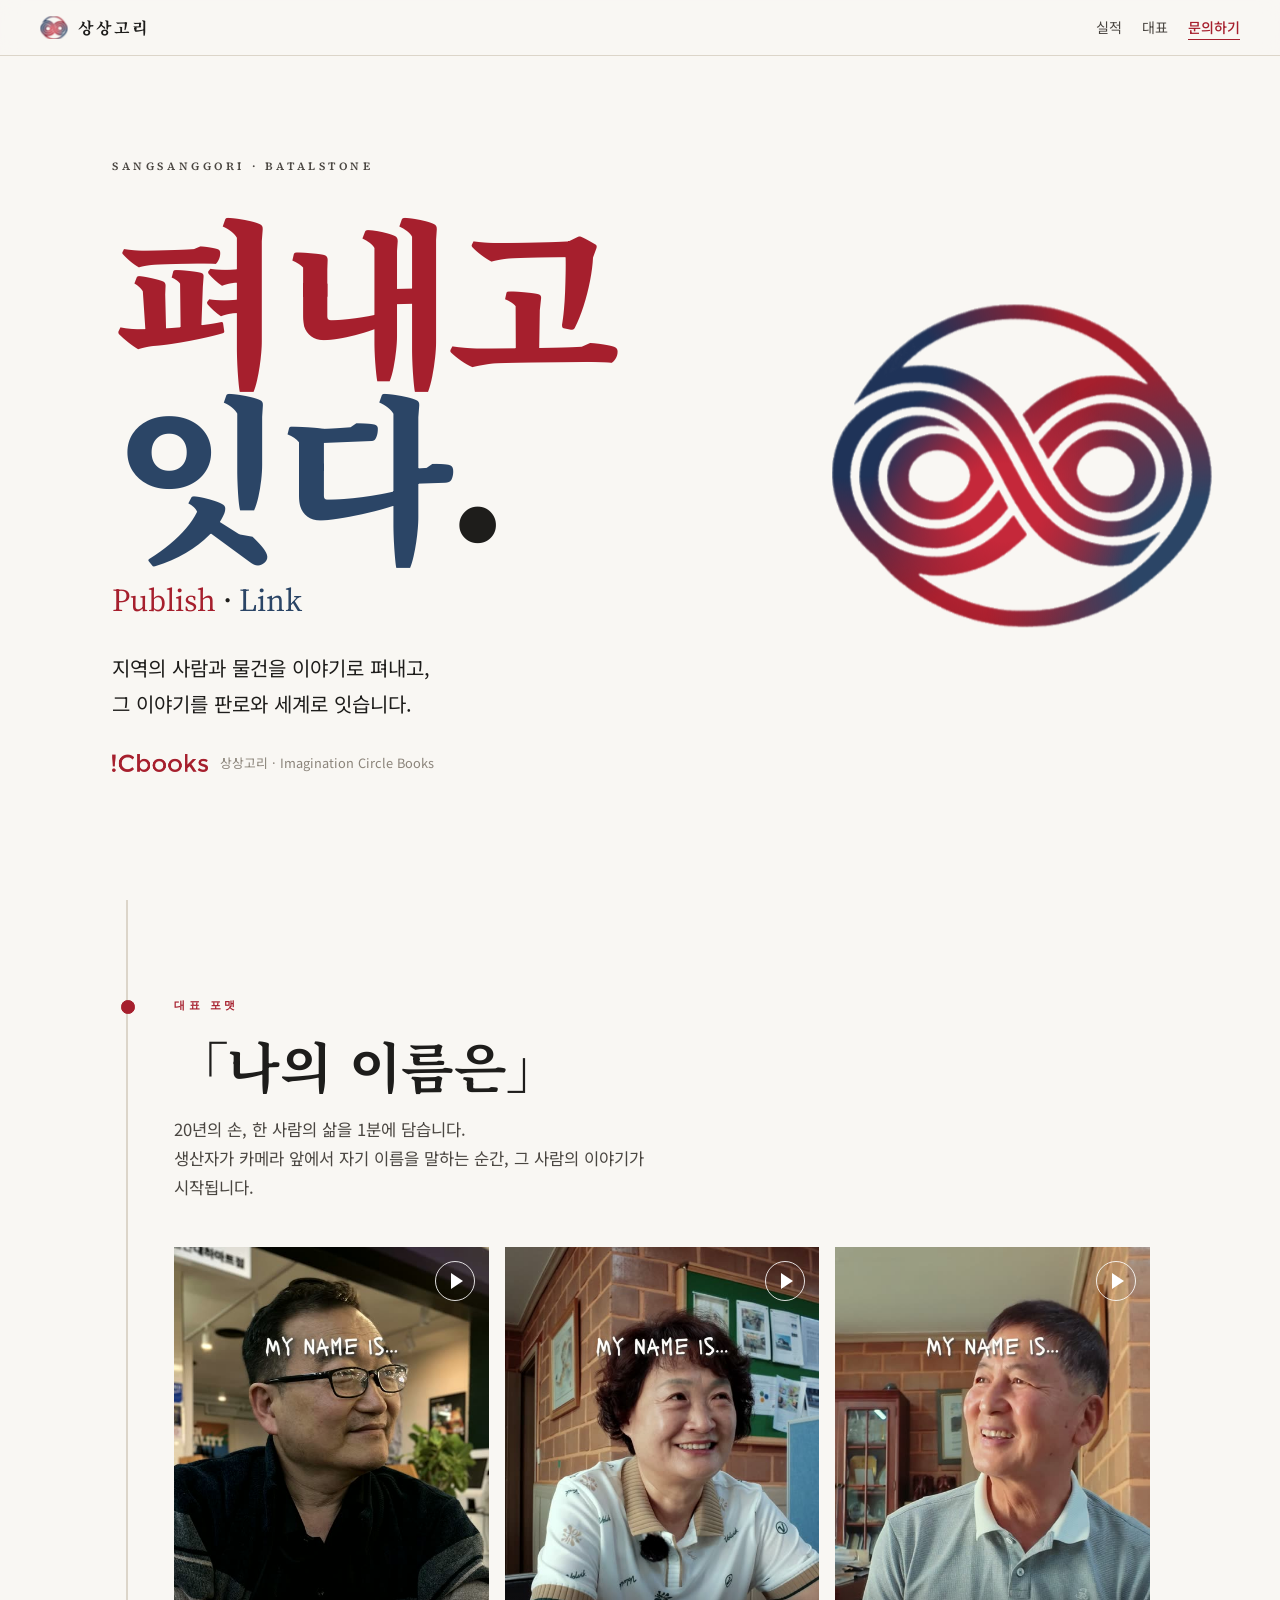
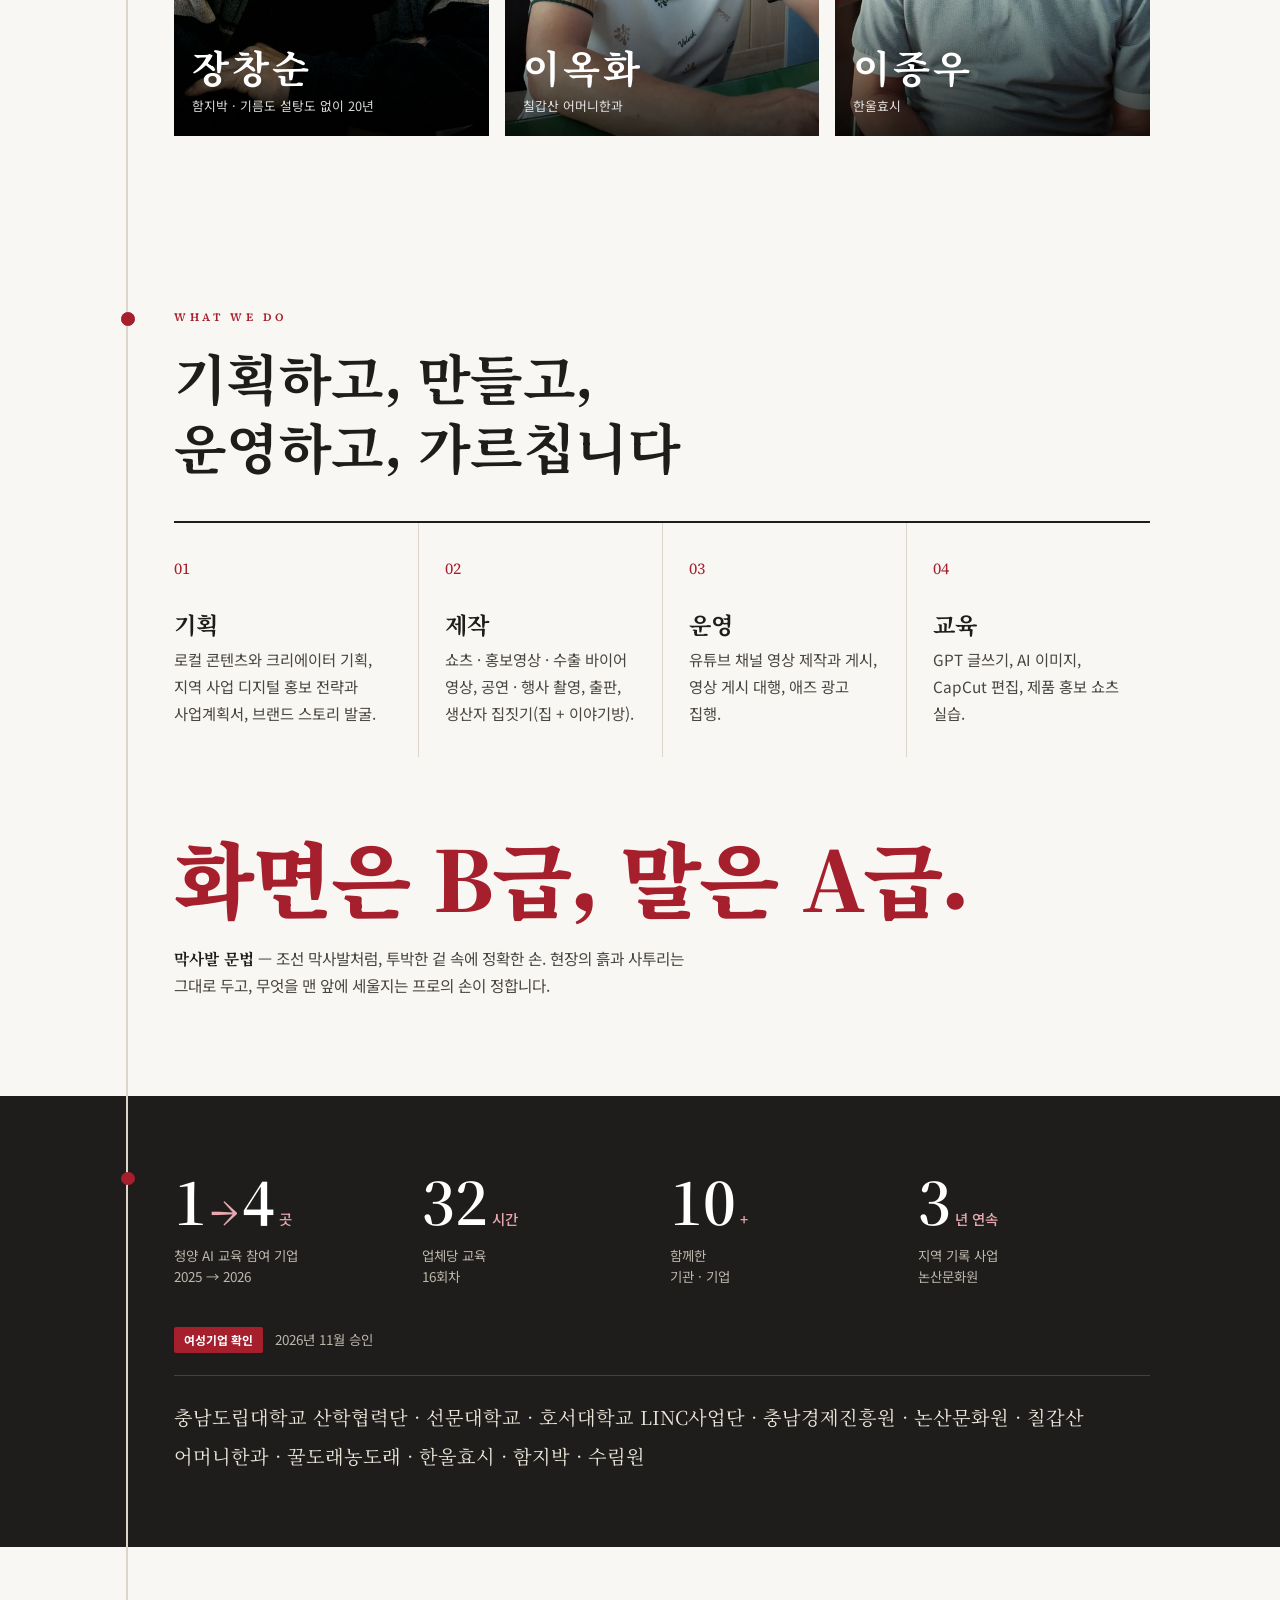
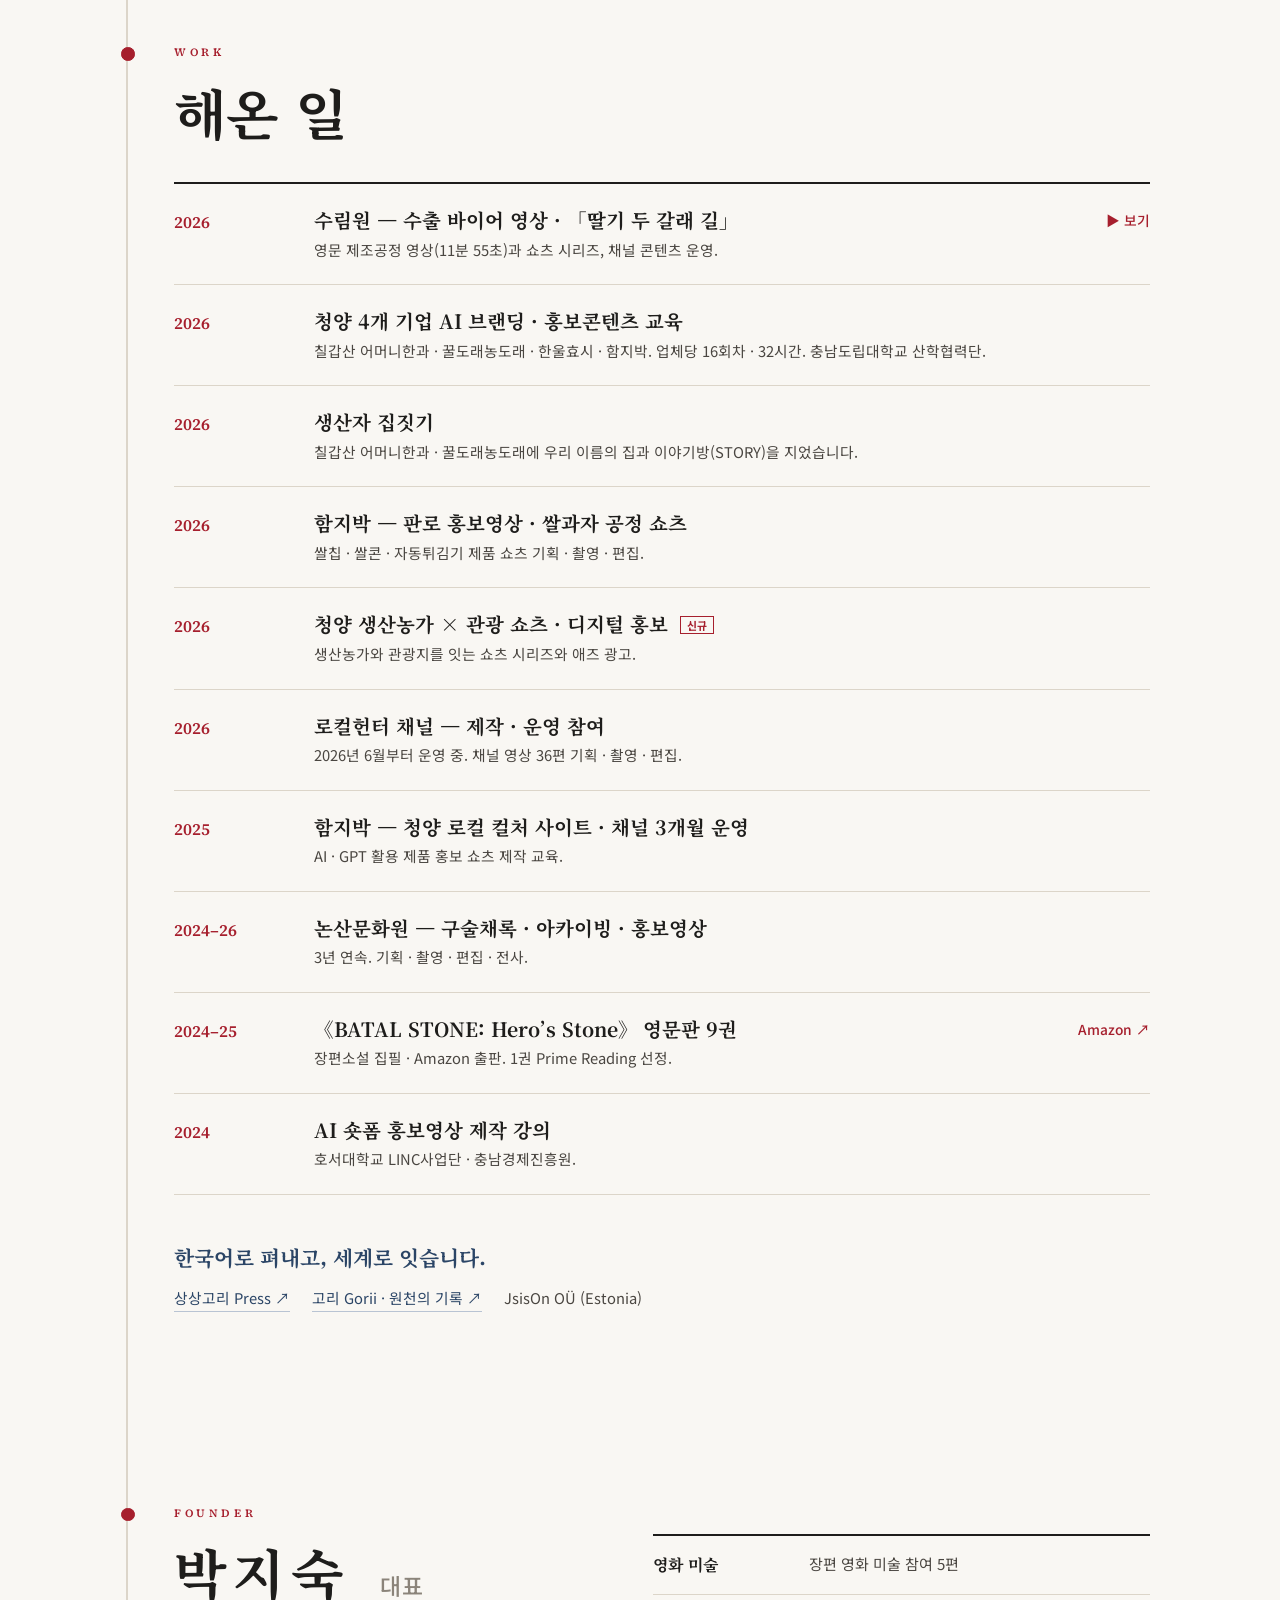
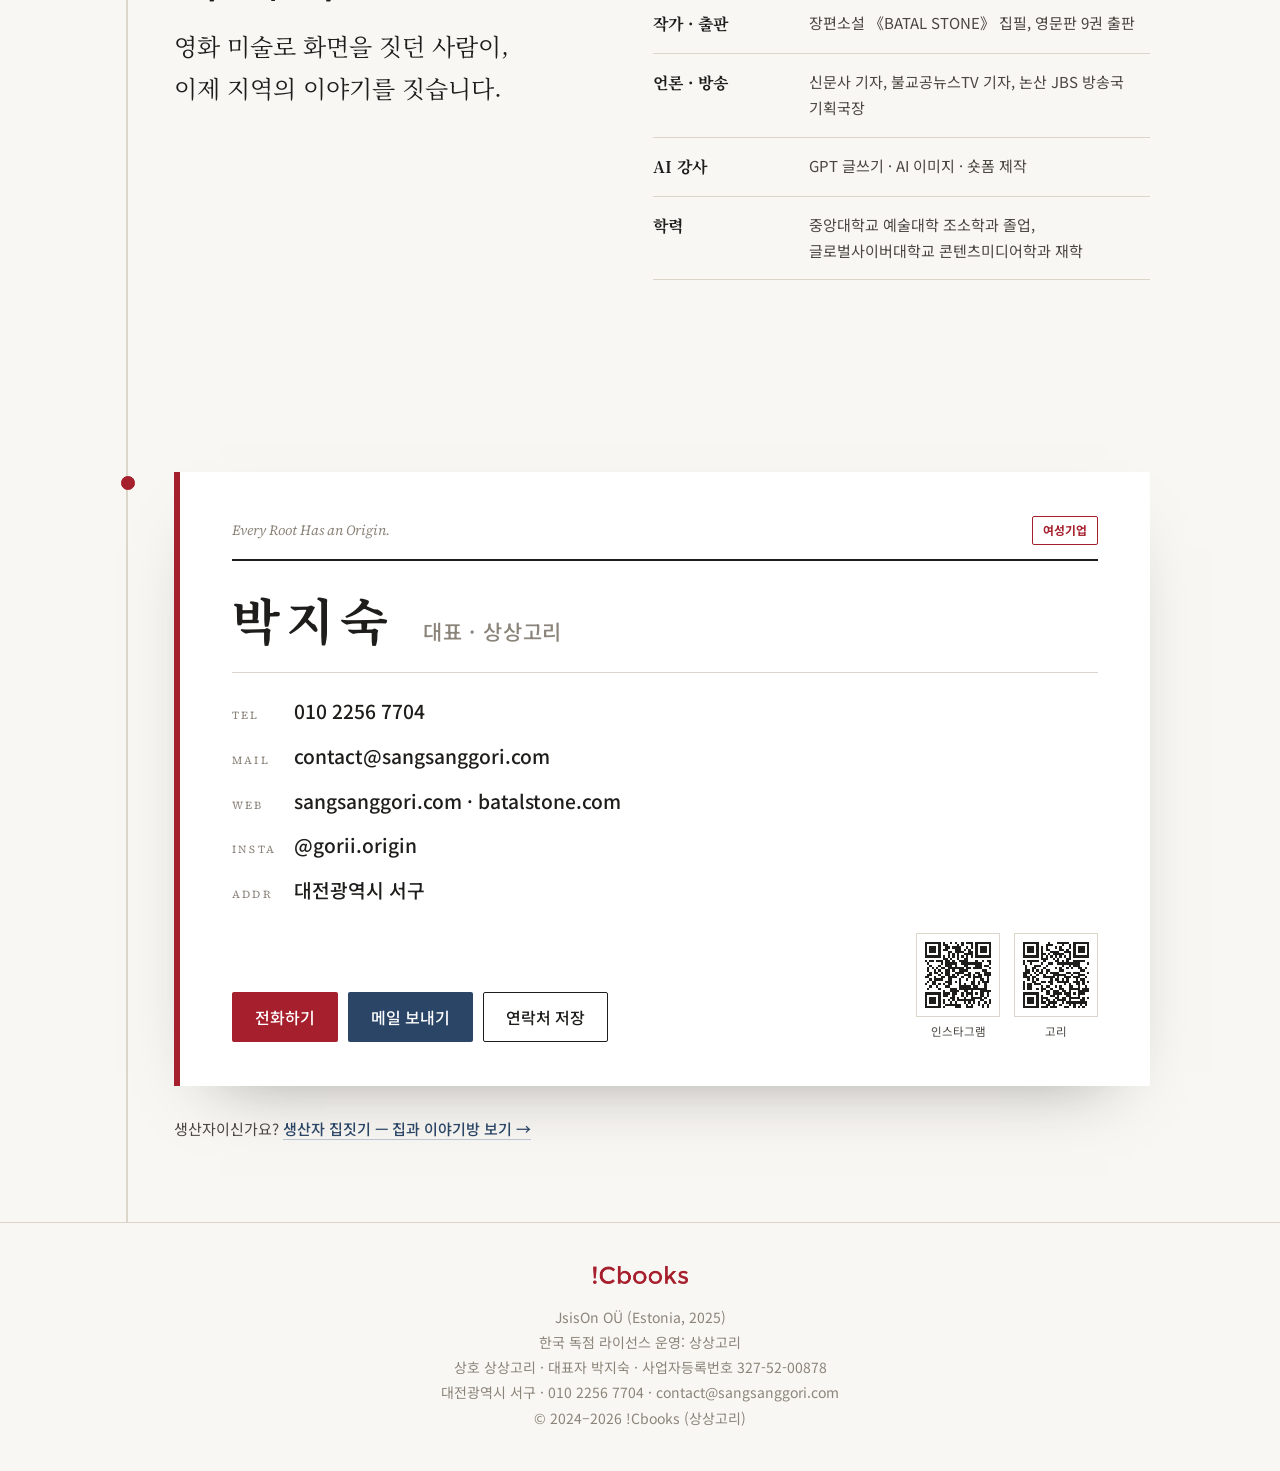
<file: index.html>
<!DOCTYPE html>
<html lang="ko">
<head>
  <meta charset="utf-8">
  <meta name="viewport" content="width=device-width, initial-scale=1, viewport-fit=cover">
  <title>상상고리 · !Cbooks — 펴내고 잇다</title>
  <meta name="description" content="상상고리(!Cbooks) — 지역의 사람과 물건을 이야기로 펴내고 세계로 잇는 콘텐츠 스튜디오. 로컬 콘텐츠 기획 · 영상 제작 · 채널 운영 · 출판 · AI 교육. 여성기업.">
  <meta name="theme-color" content="#f9f7f3">
  <link rel="canonical" href="https://sangsanggori.com/">
  <link rel="icon" href="favicon.ico" sizes="any">
  <link rel="icon" href="assets/icon-192.png" type="image/png" sizes="192x192">
  <link rel="apple-touch-icon" href="assets/icon-180.png">
  <meta property="og:type" content="website">
  <meta property="og:locale" content="ko_KR">
  <meta property="og:site_name" content="상상고리 · !Cbooks">
  <meta property="og:title" content="상상고리 · !Cbooks — 펴내고 잇다">
  <meta property="og:description" content="Publish · Link. 로컬 콘텐츠 기획 · 영상 제작 · 채널 운영 · 출판 · AI 교육">
  <meta property="og:url" content="https://sangsanggori.com/">
  <meta property="og:image" content="https://sangsanggori.com/assets/og.png">
  <meta name="twitter:card" content="summary_large_image">
  <link rel="preconnect" href="https://fonts.googleapis.com">
  <link rel="preconnect" href="https://fonts.gstatic.com" crossorigin>
  <link rel="stylesheet" href="https://fonts.googleapis.com/css2?family=Noto+Sans+KR:wght@400;500;700&family=Noto+Serif+KR:wght@500;700;900&family=Source+Serif+4:ital,opsz,wght@0,8..60,400;0,8..60,600;1,8..60,400&display=swap">
  <link rel="stylesheet" href="style.css?v=20261124d">
  <script type="application/ld+json">
  {
    "@context": "https://schema.org",
    "@type": "Organization",
    "name": "상상고리",
    "alternateName": ["!Cbooks", "Imagination Circle Books", "SangSangGoRi"],
    "slogan": "펴내고 잇다. Publish · Link",
    "url": "https://sangsanggori.com/",
    "logo": "https://sangsanggori.com/assets/icon-192.png",
    "email": "contact@sangsanggori.com",
    "telephone": "+82-10-2256-7704",
    "foundingDate": "2024-03",
    "taxID": "327-52-00878",
    "founder": { "@type": "Person", "name": "박지숙", "jobTitle": "대표" },
    "address": { "@type": "PostalAddress", "addressLocality": "서구", "addressRegion": "대전광역시", "addressCountry": "KR" },
    "sameAs": ["https://sangsanggori.press/", "https://www.instagram.com/gorii.origin/"]
  }
  </script>
</head>
<body>

  <nav class="top" aria-label="상단">
    <a class="top-brand" href="#top" aria-label="상상고리 처음으로">
      <span class="livemark livemark-sm" aria-hidden="true"><i></i><i></i><i></i></span>
      <span>상상고리</span>
    </a>
    <div class="top-links">
      <a href="#work">실적</a>
      <a href="#founder">대표</a>
      <a class="top-cta" href="#contact">문의하기</a>
    </div>
  </nav>

  <!-- ============ 1. 펴내고 잇다 ============ -->
  <header class="hero" id="top">
    <div class="hero-in">
      <p class="caps">SANGSANGGORI · BATALSTONE</p>
      <span class="livemark hero-mark" aria-hidden="true"><i></i><i></i><i></i></span>
      <h1><span class="red">펴내고</span><br><span class="navy">잇다</span><span class="dot">.</span></h1>
      <p class="hero-en"><span class="red">Publish</span> · <span class="navy">Link</span></p>
      <p class="hero-lede">지역의 사람과 물건을 이야기로 펴내고,<br>그 이야기를 판로와 세계로 잇습니다.</p>
      <p class="hero-sign"><span class="wordmark" role="img" aria-label="!Cbooks"></span><span>상상고리 · Imagination Circle Books</span></p>
    </div>
  </header>

  <main>
    <div class="rail" aria-hidden="true"><div class="thread"><span></span></div></div>

    <!-- ============ 2. 나의 이름은 ============ -->
    <section class="names" id="names" aria-labelledby="names-title">
      <div class="wrap">
        <p class="caps kicker">대표 포맷</p>
        <h2 id="names-title">「나의 이름은」</h2>
        <p class="lede">20년의 손, 한 사람의 삶을 1분에 담습니다.<br>생산자가 카메라 앞에서 자기 이름을 말하는 순간, 그 사람의 이야기가 시작됩니다.</p>
      </div>
      <ul class="faces">
        <li><a data-video="assets/video/myname-jangchangsoon-01.mp4" href="assets/video/myname-jangchangsoon-01.mp4" title="나의 이름은 장창순">
          <img src="assets/video/myname-jangchangsoon-01.jpg" alt="나의 이름은 장창순" loading="lazy" width="540" height="960">
          <span class="face-name"><b>장창순</b><small>함지박 · 기름도 설탕도 없이 20년</small></span><span class="play" aria-hidden="true"></span></a></li>
        <li><a data-video="assets/video/myname-leeokhwa-01.mp4" href="assets/video/myname-leeokhwa-01.mp4" title="나의 이름은 이옥화">
          <img src="assets/video/myname-leeokhwa-01.jpg" alt="나의 이름은 이옥화" loading="lazy" width="540" height="960">
          <span class="face-name"><b>이옥화</b><small>칠갑산 어머니한과</small></span><span class="play" aria-hidden="true"></span></a></li>
        <li><a data-video="assets/video/myname-leejongwoo-01.mp4" href="assets/video/myname-leejongwoo-01.mp4" title="나의 이름은 이종우">
          <img src="assets/video/myname-leejongwoo-01.jpg" alt="나의 이름은 이종우" loading="lazy" width="540" height="960">
          <span class="face-name"><b>이종우</b><small>한울효시</small></span><span class="play" aria-hidden="true"></span></a></li>
      </ul>
    </section>

    <!-- ============ 3. 하는 일 ============ -->
    <section class="does" id="services" aria-labelledby="does-title">
      <div class="wrap">
        <p class="caps kicker">What We Do</p>
        <h2 id="does-title">기획하고, 만들고,<br>운영하고, 가르칩니다</h2>
        <ol class="does-list">
          <li><span class="no">01</span><h3>기획</h3><p>로컬 콘텐츠와 크리에이터 기획, 지역 사업 디지털 홍보 전략과 사업계획서, 브랜드 스토리 발굴.</p></li>
          <li><span class="no">02</span><h3>제작</h3><p>쇼츠 · 홍보영상 · 수출 바이어 영상, 공연 · 행사 촬영, 출판, 생산자 집짓기(집 + 이야기방).</p></li>
          <li><span class="no">03</span><h3>운영</h3><p>유튜브 채널 영상 제작과 게시, 영상 게시 대행, 애즈 광고 집행.</p></li>
          <li><span class="no">04</span><h3>교육</h3><p>GPT 글쓰기, AI 이미지, CapCut 편집, 제품 홍보 쇼츠 실습.</p></li>
        </ol>

        <blockquote class="maksabal">
          <p class="q">화면은 B급,<br> 말은 A급.</p>
          <footer><b>막사발 문법</b> — 조선 막사발처럼, 투박한 겉 속에 정확한 손. 현장의 흙과 사투리는 그대로 두고, 무엇을 맨 앞에 세울지는 프로의 손이 정합니다.</footer>
        </blockquote>
      </div>
    </section>

    <!-- ============ 4. 숫자와 함께한 곳 (하나뿐인 진한 띠) ============ -->
    <section class="proof" aria-label="숫자와 함께한 기관">
      <div class="wrap">
        <dl class="nums">
          <div><dt>1<span class="arw">→</span>4<small>곳</small></dt><dd>청양 AI 교육 참여 기업<br>2025 → 2026</dd></div>
          <div><dt>32<small>시간</small></dt><dd>업체당 교육<br>16회차</dd></div>
          <div><dt>10<small>+</small></dt><dd>함께한<br>기관 · 기업</dd></div>
          <div><dt>3<small>년 연속</small></dt><dd>지역 기록 사업<br>논산문화원</dd></div>
        </dl>
        <p class="proof-badge"><span class="badge">여성기업 확인</span> 2026년 11월 승인</p>
        <!-- 기관·기업이 늘면 이름을 쉼표 없이 · 로 이어 추가 -->
        <p class="partners">충남도립대학교 산학협력단 · 선문대학교 · 호서대학교 LINC사업단 · 충남경제진흥원 · 논산문화원 · 칠갑산 어머니한과 · 꿀도래농도래 · 한울효시 · 함지박 · 수림원</p>
      </div>
    </section>

    <!-- ============ 해온 일 (목록) ============ -->
    <section class="work" id="work" aria-labelledby="work-title">
      <div class="wrap">
        <p class="caps kicker">Work</p>
        <h2 id="work-title">해온 일</h2>
        <ul class="index">
          <li><span class="yr">2026</span><div><h3>수림원 — 수출 바이어 영상 · 「딸기 두 갈래 길」</h3><p>영문 제조공정 영상(11분 55초)과 쇼츠 시리즈, 채널 콘텐츠 운영.</p></div><a class="go" data-yt="NnxM1Qm-xZo" data-shape="wide" href="https://youtu.be/NnxM1Qm-xZo" rel="noopener">▶ 보기</a></li>
          <li><span class="yr">2026</span><div><h3>청양 4개 기업 AI 브랜딩 · 홍보콘텐츠 교육</h3><p>칠갑산 어머니한과 · 꿀도래농도래 · 한울효시 · 함지박. 업체당 16회차 · 32시간. 충남도립대학교 산학협력단.</p></div></li>
          <li><span class="yr">2026</span><div><h3>생산자 집짓기</h3><p>칠갑산 어머니한과 · 꿀도래농도래에 우리 이름의 집과 이야기방(STORY)을 지었습니다.</p></div></li>
          <li><span class="yr">2026</span><div><h3>함지박 — 판로 홍보영상 · 쌀과자 공정 쇼츠</h3><p>쌀칩 · 쌀콘 · 자동튀김기 제품 쇼츠 기획 · 촬영 · 편집.</p></div></li>
          <li><span class="yr">2026</span><div><h3>청양 생산농가 × 관광 쇼츠 · 디지털 홍보 <em class="new">신규</em></h3><p>생산농가와 관광지를 잇는 쇼츠 시리즈와 애즈 광고.</p></div></li>
          <li><span class="yr">2026</span><div><h3>로컬헌터 채널 — 제작 · 운영 참여</h3><p>2026년 6월부터 운영 중. 채널 영상 36편 기획 · 촬영 · 편집.</p></div></li>
          <li><span class="yr">2025</span><div><h3>함지박 — 청양 로컬 컬처 사이트 · 채널 3개월 운영</h3><p>AI · GPT 활용 제품 홍보 쇼츠 제작 교육.</p></div></li>
          <li><span class="yr">2024–26</span><div><h3>논산문화원 — 구술채록 · 아카이빙 · 홍보영상</h3><p>3년 연속. 기획 · 촬영 · 편집 · 전사.</p></div></li>
          <li><span class="yr">2024–25</span><div><h3>《BATAL STONE: Hero’s Stone》 영문판 9권</h3><p>장편소설 집필 · Amazon 출판. 1권 Prime Reading 선정.</p></div><a class="go" href="https://www.amazon.com/dp/B0DCG298L1" rel="noopener">Amazon ↗</a></li>
          <li><span class="yr">2024</span><div><h3>AI 숏폼 홍보영상 제작 강의</h3><p>호서대학교 LINC사업단 · 충남경제진흥원.</p></div></li>
        </ul>

        <p class="beyond"><b>한국어로 펴내고, 세계로 잇습니다.</b>
          <a href="https://sangsanggori.press/" rel="noopener">상상고리 Press ↗</a>
          <a href="https://batalstone.com/gorii/" rel="noopener">고리 Gorii · 원천의 기록 ↗</a>
          <span>JsisOn OÜ (Estonia)</span>
        </p>
      </div>
    </section>

    <!-- ============ 5. 대표 ============ -->
    <section class="founder" id="founder" aria-labelledby="founder-title">
      <div class="wrap founder-in">
        <div>
          <p class="caps kicker">Founder</p>
          <h2 id="founder-title">박지숙 <small>대표</small></h2>
          <p class="founder-lede">영화 미술로 화면을 짓던 사람이,<br>이제 지역의 이야기를 짓습니다.</p>
        </div>
        <dl class="cv">
          <div><dt>영화 미술</dt><dd>장편 영화 미술 참여 5편</dd></div>
          <div><dt>작가 · 출판</dt><dd>장편소설 《BATAL STONE》 집필, 영문판 9권 출판</dd></div>
          <div><dt>언론 · 방송</dt><dd>신문사 기자, 불교공뉴스TV 기자, 논산 JBS 방송국 기획국장</dd></div>
          <div><dt>AI 강사</dt><dd>GPT 글쓰기 · AI 이미지 · 숏폼 제작</dd></div>
          <div><dt>학력</dt><dd>중앙대학교 예술대학 조소학과 졸업, 글로벌사이버대학교 콘텐츠미디어학과 재학</dd></div>
        </dl>
      </div>
    </section>

    <!-- ============ 6. 연락처 ============ -->
    <section class="contact" id="contact" aria-labelledby="contact-title">
      <div class="wrap">
        <div class="card">
          <p class="card-top"><em>Every Root Has an Origin.</em><span class="badge badge-line">여성기업</span></p>
          <h2 id="contact-title">박지숙 <small>대표 · 상상고리</small></h2>
          <dl class="card-info">
            <div><dt>TEL</dt><dd><a href="tel:+821022567704">010 2256 7704</a></dd></div>
            <div><dt>MAIL</dt><dd><a href="mailto:contact@sangsanggori.com">contact@sangsanggori.com</a></dd></div>
            <div><dt>WEB</dt><dd><a href="https://sangsanggori.com/">sangsanggori.com</a> · <a href="https://batalstone.com/" rel="noopener">batalstone.com</a></dd></div>
            <div><dt>INSTA</dt><dd><a href="https://www.instagram.com/gorii.origin/" rel="noopener">@gorii.origin</a></dd></div>
            <div><dt>ADDR</dt><dd>대전광역시 서구</dd></div>
          </dl>
          <div class="card-foot">
            <div class="card-actions">
              <a class="btn btn-red" href="tel:+821022567704">전화하기</a>
              <a class="btn btn-navy" href="mailto:contact@sangsanggori.com?subject=%5B%EC%83%81%EC%83%81%EA%B3%A0%EB%A6%AC%5D%20%ED%94%84%EB%A1%9C%EC%A0%9D%ED%8A%B8%20%EB%AC%B8%EC%9D%98">메일 보내기</a>
              <a class="btn btn-line" href="contact.vcf" download="상상고리_박지숙.vcf">연락처 저장</a>
            </div>
            <div class="card-qr">
              <a href="https://www.instagram.com/gorii.origin/" rel="noopener"><img src="assets/qr-instagram.svg" alt="인스타그램 QR" width="84" height="84"><span>인스타그램</span></a>
              <a href="https://batalstone.com/gorii/" rel="noopener"><img src="assets/qr-gorii.svg" alt="고리 생산자 이야기 QR" width="84" height="84"><span>고리</span></a>
            </div>
          </div>
        </div>
        <p class="to-producers">생산자이신가요? <a href="producers.html">생산자 집짓기 — 집과 이야기방 보기 →</a></p>
      </div>
    </section>
  </main>

  <footer class="foot">
    <span class="wordmark" role="img" aria-label="!Cbooks"></span>
    <p>JsisOn OÜ (Estonia, 2025)<br>한국 독점 라이선스 운영: 상상고리<br>상호 상상고리 · 대표자 박지숙 · 사업자등록번호 327-52-00878<br>대전광역시 서구 · 010 2256 7704 · contact@sangsanggori.com<br>© 2024–2026 !Cbooks (상상고리)</p>
  </footer>

  <dialog class="player" aria-label="영상 보기">
    <div class="player-frame"></div>
    <button class="player-close" type="button" aria-label="닫기">✕</button>
  </dialog>

  <script src="player.js?v=20261124" defer></script>
  <script src="app.js?v=20261124c" defer></script>
</body>
</html>
</file>
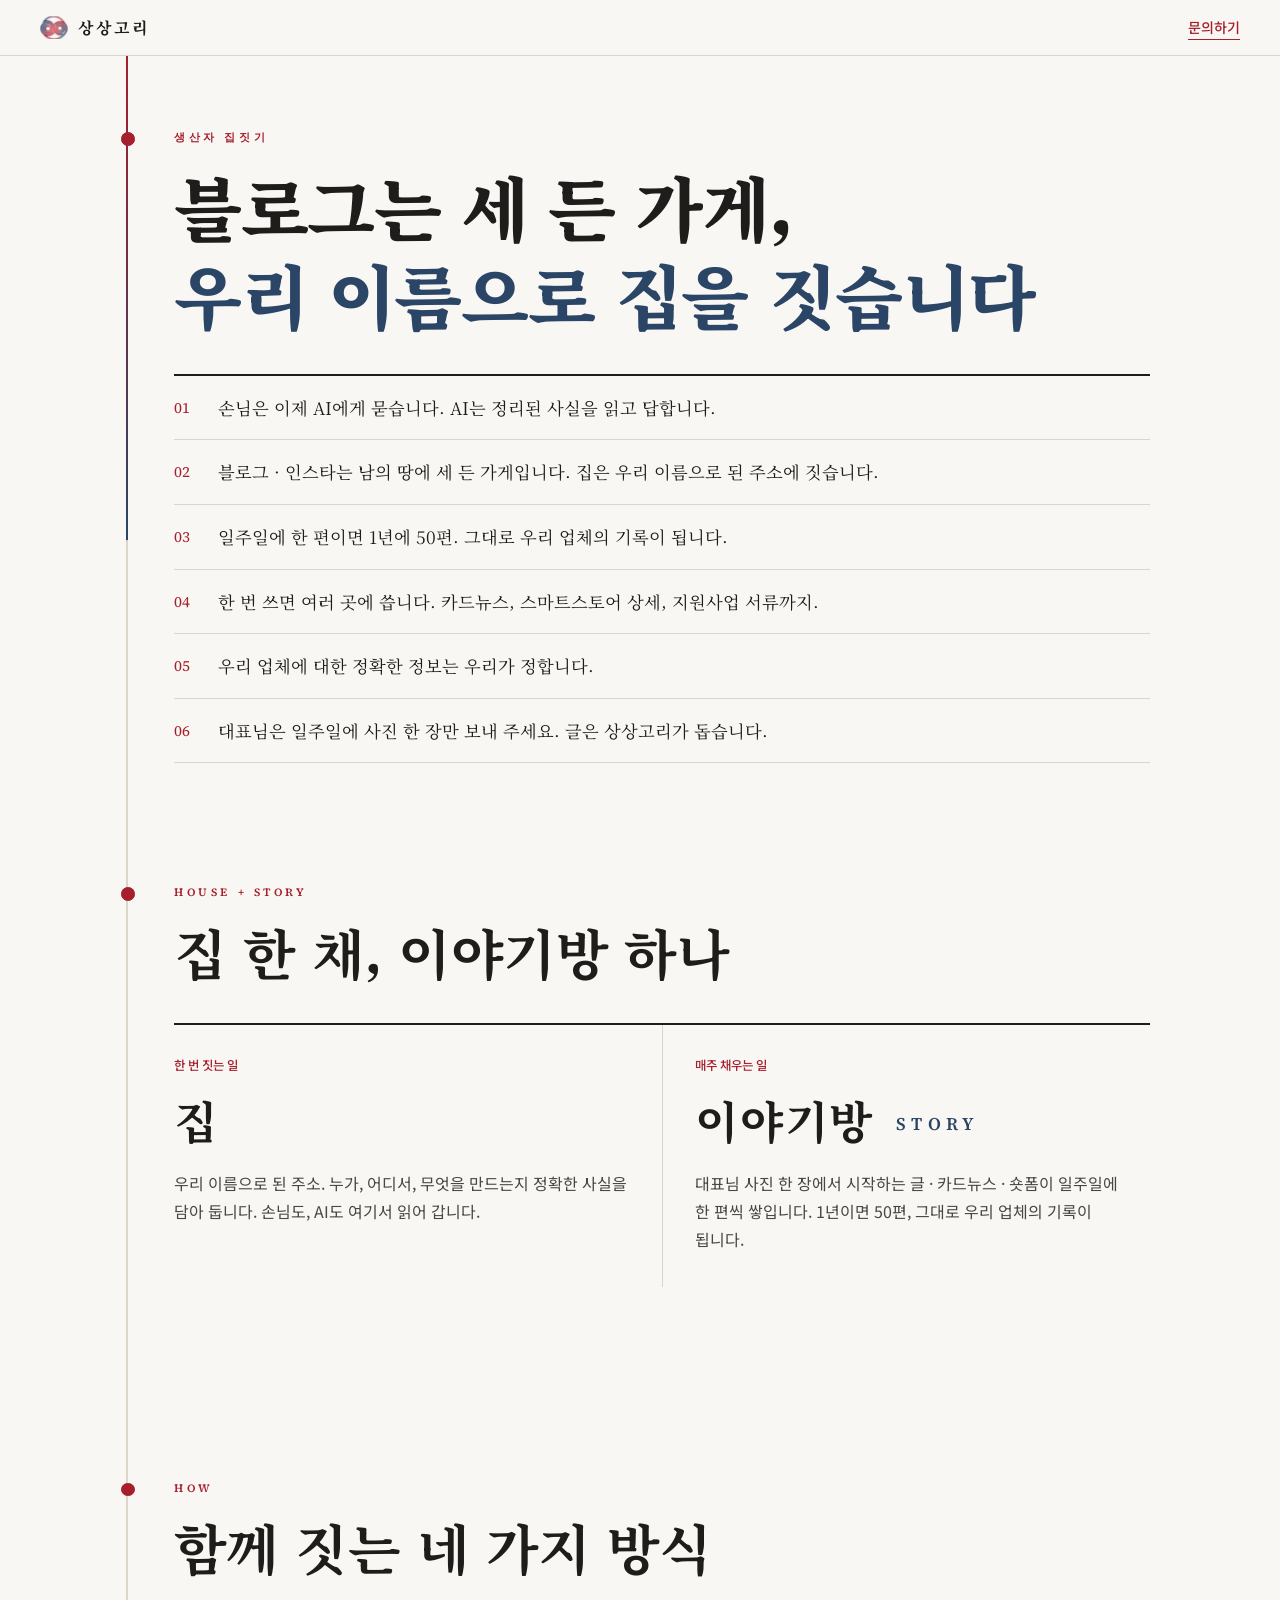
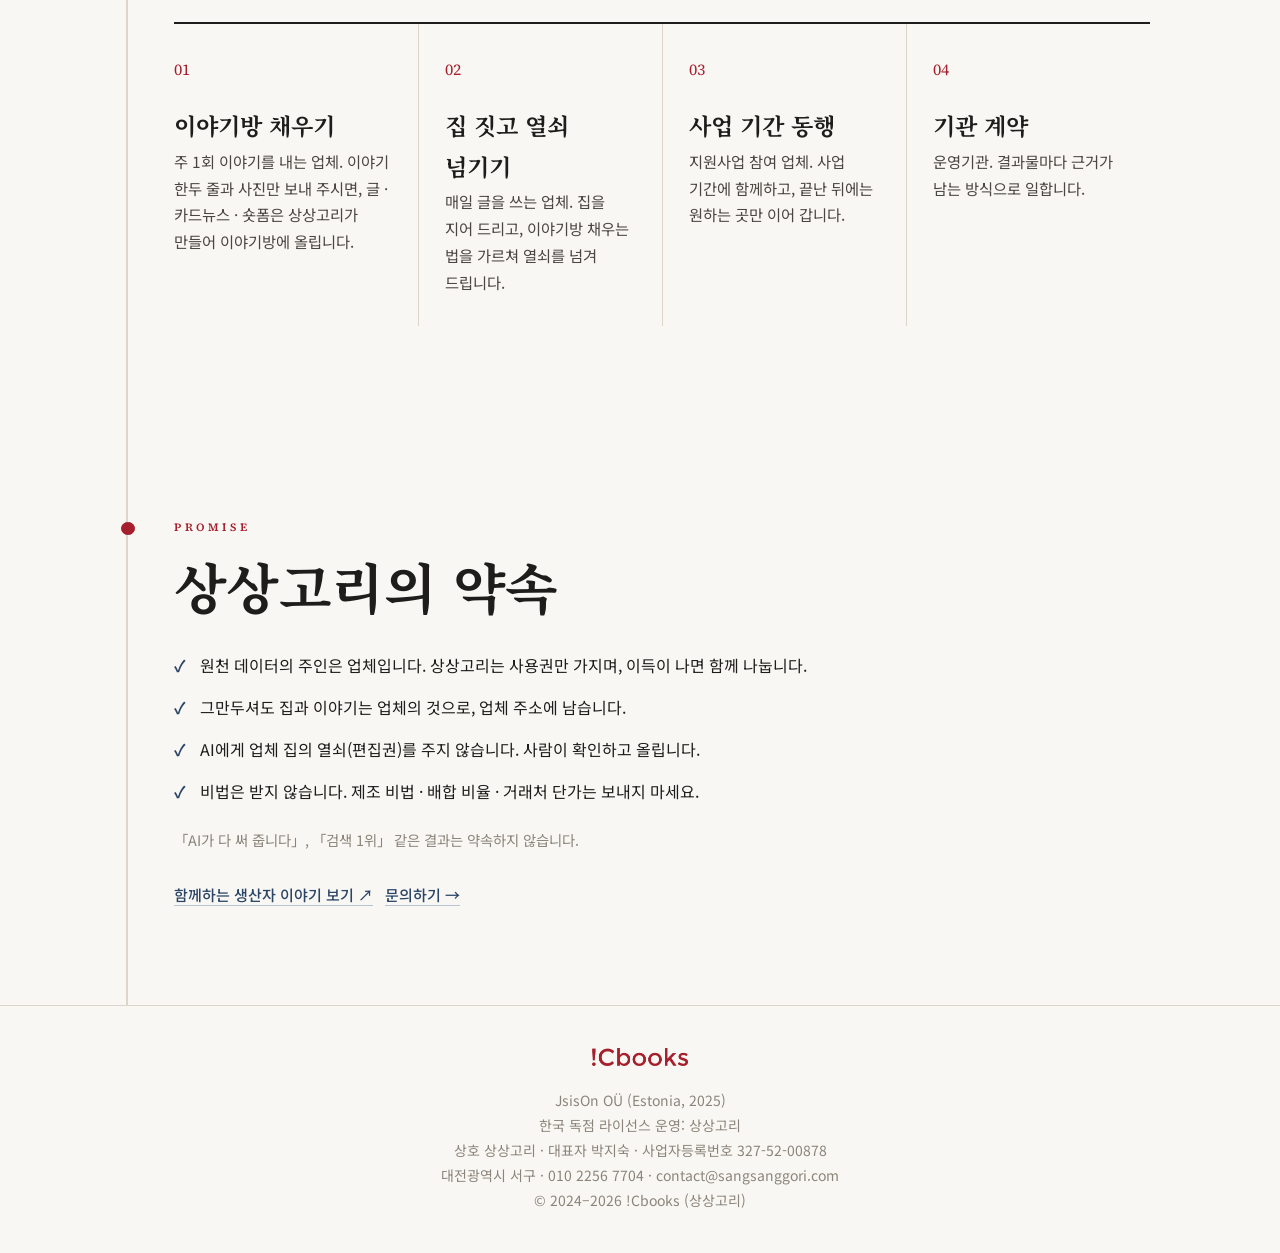
<file: producers.html>
<!DOCTYPE html>
<html lang="ko">
<head>
  <meta charset="utf-8">
  <meta name="viewport" content="width=device-width, initial-scale=1, viewport-fit=cover">
  <title>생산자 집짓기 — 상상고리</title>
  <meta name="description" content="생산자 집짓기 — 우리 이름으로 된 집과, 매주 한 편씩 쌓이는 이야기방. 상상고리가 생산자와 함께하는 방식.">
  <link rel="canonical" href="https://sangsanggori.com/producers.html">
  <meta name="theme-color" content="#f9f7f3">
  <link rel="icon" href="favicon.ico" sizes="any">
  <link rel="preconnect" href="https://fonts.googleapis.com">
  <link rel="preconnect" href="https://fonts.gstatic.com" crossorigin>
  <link rel="stylesheet" href="https://fonts.googleapis.com/css2?family=Noto+Sans+KR:wght@400;500;700&family=Noto+Serif+KR:wght@500;700;900&family=Source+Serif+4:ital,opsz,wght@0,8..60,400;0,8..60,600;1,8..60,400&display=swap">
  <link rel="stylesheet" href="style.css?v=20261124d">
</head>
<body>
  <nav class="top" aria-label="상단">
    <a class="top-brand" href="./" aria-label="상상고리 처음으로">
      <span class="livemark livemark-sm" aria-hidden="true"><i></i><i></i><i></i></span>
      <span>상상고리</span>
    </a>
    <div class="top-links"><a class="top-cta" href="./#contact">문의하기</a></div>
  </nav>

  <main>
    <div class="rail" aria-hidden="true"><div class="thread"><span></span></div></div>

    <section class="page-head on">
      <div class="wrap">
        <p class="caps kicker">생산자 집짓기</p>
        <h1>블로그는 세 든 가게,<br><span class="navy">우리 이름으로 집을 짓습니다</span></h1>
        <ol class="why">
          <li>손님은 이제 AI에게 묻습니다. AI는 정리된 사실을 읽고 답합니다.</li>
          <li>블로그 · 인스타는 남의 땅에 세 든 가게입니다. 집은 우리 이름으로 된 주소에 짓습니다.</li>
          <li>일주일에 한 편이면 1년에 50편. 그대로 우리 업체의 기록이 됩니다.</li>
          <li>한 번 쓰면 여러 곳에 씁니다. 카드뉴스, 스마트스토어 상세, 지원사업 서류까지.</li>
          <li>우리 업체에 대한 정확한 정보는 우리가 정합니다.</li>
          <li>대표님은 일주일에 사진 한 장만 보내 주세요. 글은 상상고리가 돕습니다.</li>
        </ol>
      </div>
    </section>

    <section>
      <div class="wrap">
        <p class="caps kicker">House + Story</p>
        <h2>집 한 채, 이야기방 하나</h2>
        <div class="rooms">
          <div class="room">
            <p class="room-tag">한 번 짓는 일</p>
            <h3>집</h3>
            <p>우리 이름으로 된 주소. 누가, 어디서, 무엇을 만드는지 정확한 사실을 담아 둡니다. 손님도, AI도 여기서 읽어 갑니다.</p>
          </div>
          <div class="room">
            <p class="room-tag">매주 채우는 일</p>
            <h3>이야기방 <small>STORY</small></h3>
            <p>대표님 사진 한 장에서 시작하는 글 · 카드뉴스 · 숏폼이 일주일에 한 편씩 쌓입니다. 1년이면 50편, 그대로 우리 업체의 기록이 됩니다.</p>
          </div>
        </div>
      </div>
    </section>

    <section>
      <div class="wrap">
        <p class="caps kicker">How</p>
        <h2>함께 짓는 네 가지 방식</h2>
        <ol class="does-list">
          <li><span class="no">01</span><h3>이야기방 채우기</h3><p>주 1회 이야기를 내는 업체. 이야기 한두 줄과 사진만 보내 주시면, 글 · 카드뉴스 · 숏폼은 상상고리가 만들어 이야기방에 올립니다.</p></li>
          <li><span class="no">02</span><h3>집 짓고 열쇠 넘기기</h3><p>매일 글을 쓰는 업체. 집을 지어 드리고, 이야기방 채우는 법을 가르쳐 열쇠를 넘겨 드립니다.</p></li>
          <li><span class="no">03</span><h3>사업 기간 동행</h3><p>지원사업 참여 업체. 사업 기간에 함께하고, 끝난 뒤에는 원하는 곳만 이어 갑니다.</p></li>
          <li><span class="no">04</span><h3>기관 계약</h3><p>운영기관. 결과물마다 근거가 남는 방식으로 일합니다.</p></li>
        </ol>
      </div>
    </section>

    <section>
      <div class="wrap">
        <p class="caps kicker">Promise</p>
        <h2>상상고리의 약속</h2>
        <ul class="promise">
          <li>원천 데이터의 주인은 업체입니다. 상상고리는 사용권만 가지며, 이득이 나면 함께 나눕니다.</li>
          <li>그만두셔도 집과 이야기는 업체의 것으로, 업체 주소에 남습니다.</li>
          <li>AI에게 업체 집의 열쇠(편집권)를 주지 않습니다. 사람이 확인하고 올립니다.</li>
          <li>비법은 받지 않습니다. 제조 비법 · 배합 비율 · 거래처 단가는 보내지 마세요.</li>
        </ul>
        <p class="no-promise">「AI가 다 써 줍니다」, 「검색 1위」 같은 결과는 약속하지 않습니다.</p>
        <p class="to-producers"><a href="https://batalstone.com/gorii/" rel="noopener">함께하는 생산자 이야기 보기 ↗</a> &nbsp; <a href="./#contact">문의하기 →</a></p>
      </div>
    </section>
  </main>

  <footer class="foot">
    <span class="wordmark" role="img" aria-label="!Cbooks"></span>
    <p>JsisOn OÜ (Estonia, 2025)<br>한국 독점 라이선스 운영: 상상고리<br>상호 상상고리 · 대표자 박지숙 · 사업자등록번호 327-52-00878<br>대전광역시 서구 · 010 2256 7704 · contact@sangsanggori.com<br>© 2024–2026 !Cbooks (상상고리)</p>
  </footer>
  <script src="app.js?v=20261124c" defer></script>
</body>
</html>
</file>
<file: style.css>
/* 상상고리 · !Cbooks — 책처럼: 여백, 가는 줄, 큰 명조. 색은 종이·먹·빨강, 쪽빛은 "잇다"에만. */
:root {
  --red: #a61f2d;
  --red-deep: #861522;
  --navy: #2b4566;
  --indigo: #1f3358;
  --ink: #1e1d1b;
  --ink-2: #4a4641;
  --muted: #8b847a;
  --paper: #f9f7f3;
  --line: #dcd5c9;
  --serif-ko: "Noto Serif KR", "Nanum Myeongjo", AppleMyungjo, Batang, serif;
  --serif-en: "Source Serif 4", Georgia, serif;
  --sans: "Noto Sans KR", "Apple SD Gothic Neo", "Malgun Gothic", system-ui, sans-serif;
  --bar: 56px;
  --max: 1100px;
  --pad-l: 48px;   /* room for the thread on the left */
  --pad-r: 22px;
  --thread-x: 20px;
}
@media (min-width: 900px) { :root { --pad-l: 84px; --pad-r: 40px; --thread-x: 36px; } }

* { box-sizing: border-box; margin: 0; padding: 0; }
html { scroll-behavior: smooth; scroll-padding-top: var(--bar); -webkit-text-size-adjust: 100%; }
@media (prefers-reduced-motion: reduce) { html { scroll-behavior: auto; } }
body {
  background: var(--paper); color: var(--ink);
  font-family: var(--sans); font-size: 16px; line-height: 1.75;
  -webkit-font-smoothing: antialiased; word-break: keep-all; overflow-wrap: anywhere;
}
a { color: inherit; text-decoration: none; }
img { display: block; max-width: 100%; }
.red { color: var(--red); }
.navy { color: var(--navy); }
.wrap { max-width: var(--max); margin: 0 auto; padding: 0 var(--pad-r) 0 var(--pad-l); position: relative; }
.caps { font-family: var(--serif-en); font-weight: 600; font-size: 0.7rem; letter-spacing: 0.32em; text-transform: uppercase; }
.kicker { color: var(--red); margin-bottom: 14px; }
h2 { font-family: var(--serif-ko); font-weight: 700; font-size: clamp(2rem, 7.4vw, 3.4rem); line-height: 1.28; letter-spacing: -0.01em; }
h3 { font-family: var(--serif-ko); font-weight: 700; }
.lede { margin-top: 16px; max-width: 34rem; color: var(--ink-2); font-size: 1.04rem; }
.badge { display: inline-block; font-size: 0.74rem; font-weight: 700; padding: 3px 10px; border-radius: 2px; background: var(--red); color: #fff; }
.badge-line { background: none; color: var(--red); border: 1px solid var(--red); }

/* ---------- The living mark: the real logo, with 빨강 and 쪽빛 drifting inside it like ink ---------- */
@property --sweep { syntax: "<angle>"; inherits: false; initial-value: 360deg; }
.livemark {
  display: block; position: relative; overflow: hidden; aspect-ratio: 450 / 383;
  background: var(--red);
  -webkit-mask-image: url(assets/logo_sym.png), conic-gradient(from -90deg, #000 var(--sweep, 360deg), transparent 0);
          mask-image: url(assets/logo_sym.png), conic-gradient(from -90deg, #000 var(--sweep, 360deg), transparent 0);
  -webkit-mask-size: contain, 100% 100%;  mask-size: contain, 100% 100%;
  -webkit-mask-repeat: no-repeat;         mask-repeat: no-repeat;
  -webkit-mask-position: center;          mask-position: center;
  -webkit-mask-composite: source-in;      mask-composite: intersect;
}
.livemark i { position: absolute; width: 120%; aspect-ratio: 1; border-radius: 50%; will-change: transform; }
.livemark i:nth-child(1) { left: -55%; top: -45%; background: radial-gradient(closest-side, var(--indigo) 0 40%, transparent 100%); animation: ink-a 16s ease-in-out infinite alternate; }
.livemark i:nth-child(2) { right: -60%; bottom: -55%; background: radial-gradient(closest-side, var(--navy) 0 35%, transparent 100%); animation: ink-b 21s ease-in-out infinite alternate; }
.livemark i:nth-child(3) { left: 10%; top: 20%; width: 70%; background: radial-gradient(closest-side, #c5283a 0 30%, transparent 100%); animation: ink-c 13s ease-in-out infinite alternate; }
@keyframes ink-a { to { transform: translate(75%, 55%); } }
@keyframes ink-b { to { transform: translate(-80%, -50%); } }
@keyframes ink-c { to { transform: translate(35%, -30%) scale(1.3); } }
.hero-mark { animation: draw 2.4s cubic-bezier(.65, 0, .2, 1) .2s both; }
@keyframes draw { from { --sweep: 0deg; } to { --sweep: 360deg; } }
@media (prefers-reduced-motion: reduce) { .livemark i, .hero-mark { animation: none; } }

.wordmark { display: inline-block; width: 96px; aspect-ratio: 742 / 141; background: var(--red);
  -webkit-mask: url(assets/logo_word.png) center / contain no-repeat; mask: url(assets/logo_word.png) center / contain no-repeat; }

/* ---------- Top ---------- */
.top {
  position: sticky; top: 0; z-index: 30; height: var(--bar);
  display: flex; align-items: center; gap: 16px; padding: 0 var(--pad-r);
  background: rgba(249, 247, 243, .9); -webkit-backdrop-filter: blur(10px); backdrop-filter: blur(10px);
  border-bottom: 1px solid var(--line);
}
.top-brand { display: flex; align-items: center; gap: 10px; font-family: var(--serif-ko); font-weight: 700; letter-spacing: 0.18em; }
.livemark-sm { width: 28px; }
.top-links { margin-left: auto; display: flex; gap: 20px; align-items: center; font-size: 0.88rem; color: var(--ink-2); }
.top-cta { color: var(--red); font-weight: 500; border-bottom: 1.5px solid var(--red); }
@media (max-width: 420px) { .top-links a:not(.top-cta) { display: none; } }

/* ---------- 1. Hero ---------- */
.hero { min-height: calc(100svh - var(--bar)); display: grid; align-items: center; padding: 40px var(--pad-r) 56px; }
.hero-in { max-width: var(--max); width: 100%; margin: 0 auto; position: relative; }
.hero .caps { color: var(--ink-2); }
.hero-mark { width: clamp(84px, 24vw, 132px); margin: 26px 0 18px; }
.hero h1 { font-family: var(--serif-ko); font-weight: 900; font-size: clamp(5rem, 27vw, 13rem); line-height: 0.98; letter-spacing: -0.03em; }
.hero h1 .dot { color: var(--ink); }
.hero-en { font-family: var(--serif-en); font-size: clamp(1.3rem, 5vw, 2rem); margin-top: 14px; }
.hero-lede { margin-top: 22px; font-size: clamp(1.02rem, 4.2vw, 1.25rem); line-height: 1.8; }
.hero-sign { margin-top: 30px; display: flex; align-items: center; gap: 12px; font-size: 0.8rem; color: var(--muted); }
@media (min-width: 900px) {
  .hero { padding: 40px var(--pad-r) 64px var(--pad-l); }
  .hero-mark { position: absolute; right: 0; top: 50%; transform: translateY(-50%); width: min(30vw, 380px); margin: 0; }
  .hero h1 { margin-top: 30px; font-size: clamp(7rem, 14vw, 11.5rem); }
  .hero-in > :not(.hero-mark) { max-width: 66%; }
}

/* ---------- The thread: one line that runs down the page and fills as you read ---------- */
main { position: relative; }
.rail { position: absolute; inset: 0; max-width: var(--max); margin: 0 auto; pointer-events: none; z-index: 2; }
.thread { position: absolute; left: var(--thread-x); top: 0; bottom: 0; width: 1.5px; background: var(--line); }
.thread span { display: block; width: 100%; height: 100%; transform-origin: top; transform: scaleY(var(--p, 0)); background: linear-gradient(var(--red), var(--navy)); }
section > .wrap::before {
  content: ""; position: absolute; z-index: 3; left: calc(var(--thread-x) - 5px); top: 4px;
  width: 11.5px; height: 11.5px; border-radius: 50%; border: 1.5px solid var(--line); background: var(--paper);
  transition: background .5s ease, border-color .5s ease;
}
section.on > .wrap::before { background: var(--red); border-color: var(--red); }

section { padding: 96px 0; }
.reveal { opacity: 0; transform: translateY(14px); transition: opacity .7s ease, transform .7s ease; }
.on .reveal, .reveal.on { opacity: 1; transform: none; }
@media (prefers-reduced-motion: reduce) { .reveal { opacity: 1; transform: none; transition: none; } }

/* ---------- 2. 나의 이름은 ---------- */
.names { padding-bottom: 72px; }
.faces {
  list-style: none; margin-top: 36px; display: flex; gap: 12px; overflow-x: auto;
  scroll-snap-type: x mandatory; -webkit-overflow-scrolling: touch; scrollbar-width: none;
  padding: 0 var(--pad-r) 4px var(--pad-l); scroll-padding-left: var(--pad-l);
}
.faces::-webkit-scrollbar { display: none; }
.faces li { flex: 0 0 68%; scroll-snap-align: start; }
.faces a { display: block; position: relative; aspect-ratio: 9 / 14; overflow: hidden; background: #2a2622; }
.faces img { width: 100%; height: 100%; object-fit: cover; object-position: center 25%; transition: transform .8s ease; }
.faces a:hover img { transform: scale(1.04); }
.face-name { position: absolute; left: 0; right: 0; bottom: 0; padding: 70px 18px 18px; color: #fff; background: linear-gradient(transparent, rgba(0, 0, 0, .78)); }
.face-name b { display: block; font-family: var(--serif-ko); font-weight: 700; font-size: clamp(1.7rem, 7vw, 2.4rem); letter-spacing: 0.08em; line-height: 1.2; }
.face-name small { font-size: 0.8rem; opacity: .85; }
.play { position: absolute; right: 14px; top: 14px; width: 40px; height: 40px; border-radius: 50%; border: 1.5px solid rgba(255, 255, 255, .85); }
.play::after { content: ""; position: absolute; left: 15px; top: 11px; border-left: 12px solid #fff; border-top: 8px solid transparent; border-bottom: 8px solid transparent; }
@media (min-width: 760px) {
  .faces { max-width: var(--max); margin: 44px auto 0; display: grid; grid-template-columns: repeat(3, 1fr); gap: 16px; overflow: visible; }
}

/* ---------- 3. 하는 일 ---------- */
.does-list { list-style: none; margin-top: 40px; border-top: 2px solid var(--ink); }
.does-list li { display: grid; grid-template-columns: 44px 1fr; column-gap: 6px; padding: 22px 0; border-bottom: 1px solid var(--line); }
.does-list .no { grid-row: span 2; font-family: var(--serif-en); color: var(--red); padding-top: 5px; }
.does-list h3 { font-size: 1.45rem; }
.does-list p { color: var(--ink-2); font-size: 0.96rem; margin-top: 2px; }
@media (min-width: 900px) {
  .does-list { display: grid; grid-template-columns: repeat(4, 1fr); }
  .does-list li { display: block; padding: 26px 26px 30px 0; border-bottom: 0; }
  .does-list li + li { padding-left: 26px; border-left: 1px solid var(--line); }
  .does-list .no { display: block; margin-bottom: 22px; }
}
.maksabal { margin-top: 72px; }
.maksabal .q { font-family: var(--serif-ko); font-weight: 900; color: var(--red); font-size: clamp(2.6rem, 11vw, 5.2rem); line-height: 1.15; letter-spacing: -0.02em; }
.maksabal footer { margin-top: 20px; max-width: 34rem; color: var(--ink-2); font-size: 0.98rem; }
.maksabal footer b { color: var(--ink); font-family: var(--serif-ko); }
@media (min-width: 900px) { .maksabal .q br { display: none; } }

/* ---------- 4. Proof (the only dark band) ---------- */
.proof { background: var(--ink); color: var(--paper); padding: 72px 0; }
.proof > .wrap::before { background: var(--ink); border-color: #5a554e; }
.nums { display: grid; grid-template-columns: 1fr 1fr; gap: 34px 16px; }
.nums dt { font-family: var(--serif-en); font-weight: 600; font-size: clamp(2.6rem, 11vw, 4.2rem); line-height: 1; color: #fff; }
.nums dt small { font-family: var(--sans); font-size: 0.9rem; font-weight: 500; color: #e9a8af; margin-left: 4px; }
.nums .arw { font-size: 0.6em; color: #e9a8af; margin: 0 4px; }
.nums dd { margin-top: 10px; font-size: 0.84rem; color: #bdb6ab; line-height: 1.55; }
@media (min-width: 760px) { .nums { grid-template-columns: repeat(4, 1fr); } }
.proof-badge { margin-top: 40px; font-size: 0.84rem; color: #bdb6ab; }
.proof-badge .badge { margin-right: 8px; }
.partners { margin-top: 22px; padding-top: 22px; border-top: 1px solid rgba(255, 255, 255, .16); font-family: var(--serif-ko); font-size: clamp(1rem, 4vw, 1.2rem); line-height: 2; color: #ece6da; }

/* ---------- Work index ---------- */
.index { list-style: none; margin-top: 36px; border-top: 2px solid var(--ink); }
.index li { display: grid; grid-template-columns: 1fr auto; gap: 4px 16px; padding: 20px 0; border-bottom: 1px solid var(--line); align-items: start; }
.index .yr { grid-column: 1 / -1; font-family: var(--serif-en); font-weight: 600; color: var(--red); font-size: 0.92rem; }
.index h3 { font-size: 1.12rem; line-height: 1.45; }
.index p { color: var(--ink-2); font-size: 0.92rem; margin-top: 2px; }
.index .new { font-style: normal; font-family: var(--sans); font-size: 0.68rem; font-weight: 700; color: var(--red); border: 1px solid var(--red); padding: 0 6px; margin-left: 6px; vertical-align: 2px; }
.index .go { font-size: 0.86rem; font-weight: 500; color: var(--red); white-space: nowrap; padding-top: 2px; }
@media (min-width: 760px) {
  .index li { grid-template-columns: 120px 1fr auto; gap: 0 20px; padding: 22px 0; }
  .index .yr { grid-column: auto; font-size: 1.05rem; padding-top: 2px; }
  .index h3 { font-size: 1.22rem; }
}
.beyond { margin-top: 44px; display: flex; flex-wrap: wrap; gap: 6px 22px; align-items: baseline; font-size: 0.92rem; color: var(--ink-2); }
.beyond b { flex: 1 1 100%; font-family: var(--serif-ko); font-size: 1.3rem; color: var(--navy); margin-bottom: 4px; }
.beyond a { color: var(--navy); border-bottom: 1px solid #b9c4d3; }

/* ---------- 5. Founder ---------- */
.founder h2 { letter-spacing: 0.1em; }
.founder h2 small, .card h2 small { font-family: var(--sans); font-size: 0.42em; font-weight: 500; color: var(--muted); letter-spacing: 0.04em; margin-left: 8px; }
.founder-lede { margin-top: 18px; font-family: var(--serif-ko); font-size: clamp(1.15rem, 4.8vw, 1.5rem); line-height: 1.75; }
.cv { margin-top: 34px; border-top: 2px solid var(--ink); }
.cv > div { display: grid; gap: 2px; padding: 15px 0; border-bottom: 1px solid var(--line); }
.cv dt { font-family: var(--serif-ko); font-weight: 700; }
.cv dd { color: var(--ink-2); font-size: 0.94rem; }
@media (min-width: 760px) { .cv > div { grid-template-columns: 140px 1fr; gap: 16px; } }
@media (min-width: 1000px) { .founder-in { display: grid; grid-template-columns: 1fr 1.2fr; gap: 64px; } .cv { margin-top: 30px; } }

/* ---------- 6. Contact — the one card on the page, as on the business card ---------- */
.contact { padding-bottom: 80px; }
.card { background: #fff; border-left: 6px solid var(--red); padding: 28px 24px; box-shadow: 0 30px 70px -44px rgba(30, 29, 27, .5); }
.card-top { display: flex; justify-content: space-between; align-items: center; gap: 12px; padding-bottom: 14px; border-bottom: 2px solid var(--ink); }
.card-top em { font-family: var(--serif-en); color: var(--muted); font-size: 0.88rem; }
.card h2 { margin-top: 26px; font-size: clamp(2.2rem, 10vw, 3.1rem); letter-spacing: 0.12em; }
.card-info { display: grid; gap: 11px; margin: 22px 0 26px; padding-top: 22px; border-top: 1px solid var(--line); }
.card-info > div { display: grid; grid-template-columns: 62px 1fr; align-items: baseline; }
.card-info dt { font-family: var(--serif-en); font-size: 0.68rem; letter-spacing: 0.2em; color: var(--muted); }
.card-info dd { font-size: clamp(1rem, 4.2vw, 1.2rem); font-weight: 500; }
.card-info a:hover { color: var(--red); }
.card-foot { display: flex; flex-wrap: wrap; gap: 20px; justify-content: space-between; align-items: flex-end; }
.card-actions { display: flex; flex-wrap: wrap; gap: 10px; flex: 1 1 260px; }
.btn { display: inline-flex; align-items: center; justify-content: center; min-height: 50px; padding: 0 22px; border: 1.5px solid transparent; border-radius: 2px; font-weight: 500; flex: 1 1 120px; transition: background .2s, color .2s; }
.btn:focus-visible, a:focus-visible { outline: 2px solid var(--navy); outline-offset: 3px; }
.btn-red { background: var(--red); color: #fff; } .btn-red:hover { background: var(--red-deep); }
.btn-navy { background: var(--navy); color: #fff; } .btn-navy:hover { background: var(--indigo); }
.btn-line { border-color: var(--ink); } .btn-line:hover { background: var(--ink); color: var(--paper); }
.card-qr { display: flex; gap: 14px; }
.card-qr a { display: grid; justify-items: center; gap: 4px; font-size: 0.72rem; color: var(--ink-2); }
.card-qr img { width: 84px; height: 84px; border: 1px solid var(--line); padding: 3px; background: #fff; }
@media (min-width: 760px) { .card { padding: 44px 52px; } .btn { flex: 0 0 auto; } }
.to-producers { margin-top: 30px; font-size: 0.94rem; color: var(--ink-2); }
.to-producers a { color: var(--navy); font-weight: 500; border-bottom: 1px solid #b9c4d3; }

/* ---------- Footer ---------- */
.foot { border-top: 1px solid var(--line); padding: 40px 22px calc(40px + env(safe-area-inset-bottom)); text-align: center; }
.foot p { margin-top: 14px; font-size: 14px; color: var(--muted); line-height: 1.8; }

/* ---------- Producers page ---------- */
.page-head { padding: 72px 0 24px; }
.page-head h1 { font-family: var(--serif-ko); font-weight: 900; font-size: clamp(2.3rem, 9.5vw, 4.4rem); line-height: 1.25; letter-spacing: -0.02em; }
.why { list-style: none; counter-reset: why; margin-top: 36px; border-top: 2px solid var(--ink); }
.why li { counter-increment: why; display: grid; grid-template-columns: 44px 1fr; padding: 18px 0; border-bottom: 1px solid var(--line); font-family: var(--serif-ko); font-size: 1.08rem; line-height: 1.6; }
.why li::before { content: counter(why, decimal-leading-zero); font-family: var(--serif-en); color: var(--red); font-size: 0.95rem; padding-top: 2px; }
.promise { list-style: none; margin-top: 30px; display: grid; gap: 14px; }
.promise li { padding-left: 26px; position: relative; }
.promise li::before { content: "✓"; position: absolute; left: 0; color: var(--navy); font-weight: 700; }
.no-promise { margin-top: 22px; color: var(--muted); font-size: 0.9rem; }

/* ---------- In-page video player ---------- */
.player { border: 0; padding: 0; background: transparent; max-width: none; max-height: none; overflow: visible; margin: auto; }
.player::backdrop { background: rgba(20, 18, 16, .88); }
.player-frame { width: min(92vw, 960px); aspect-ratio: 16 / 9; background: #000; }
.player.is-short .player-frame { width: min(92vw, calc(86svh * 9 / 16), 420px); aspect-ratio: 9 / 16; }
.player-frame iframe, .player-frame video { width: 100%; height: 100%; border: 0; display: block; background: #000; }
.player-close { position: absolute; top: -46px; right: 0; width: 40px; height: 40px; border: 0; border-radius: 50%; background: #fff; color: var(--ink); font-size: 1rem; cursor: pointer; }

/* 생산자 집짓기: 집 + 이야기방 */
.rooms { display: grid; gap: 0; margin-top: 36px; border-top: 2px solid var(--ink); }
.room { padding: 24px 0; border-bottom: 1px solid var(--line); }
.room-tag { font-size: 0.78rem; color: var(--red); font-weight: 500; }
.room h3 { font-size: clamp(2rem, 8vw, 2.8rem); margin: 4px 0 10px; letter-spacing: 0.04em; }
.room h3 small { font-family: var(--serif-en); font-size: 0.4em; font-weight: 600; letter-spacing: 0.3em; color: var(--navy); margin-left: 6px; vertical-align: 0.5em; }
.room p:last-child { color: var(--ink-2); max-width: 30rem; }
@media (min-width: 760px) { .rooms { grid-template-columns: 1fr 1fr; } .room { padding: 30px 32px 34px 0; border-bottom: 0; } .room + .room { padding-left: 32px; border-left: 1px solid var(--line); } }
</file>
